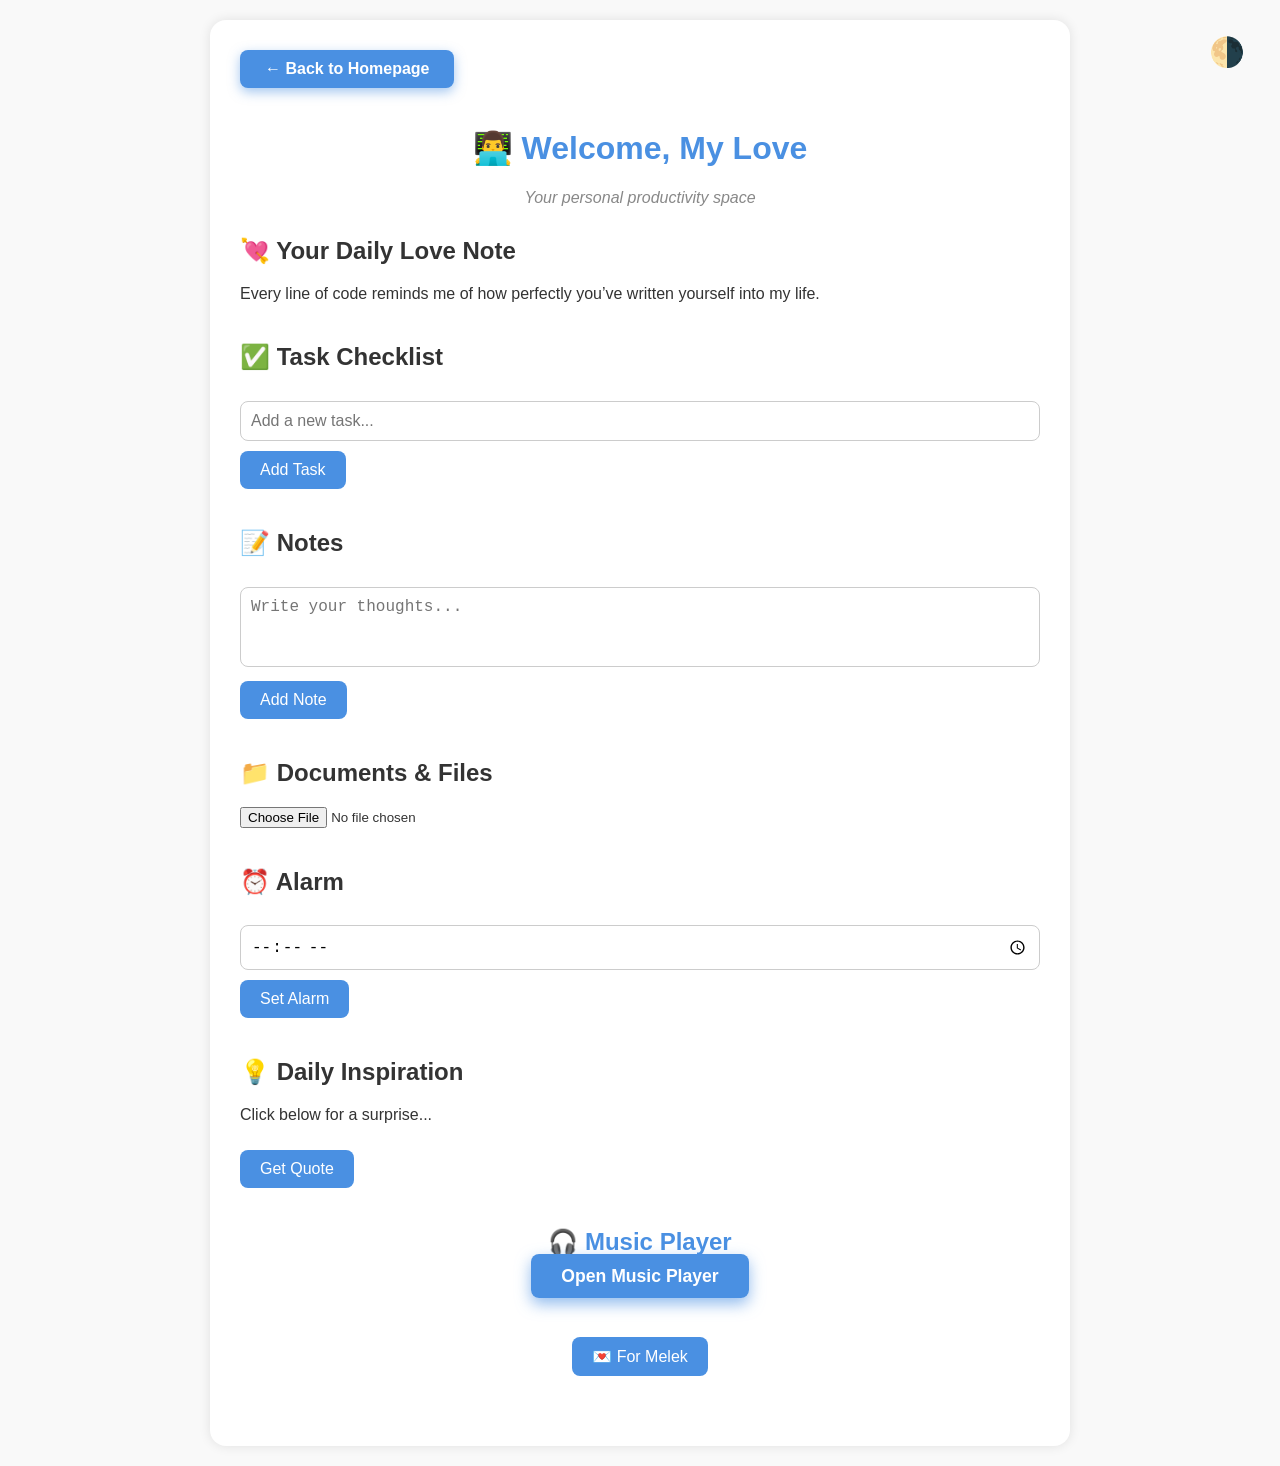
<file: dashboard.html>
<!DOCTYPE html>
<html lang="en">
<head>
  <title>for melek</title>
  <meta charset="UTF-8" />
  <meta name="viewport" content="width=device-width, initial-scale=1" />
  <link rel="stylesheet" href="style.css" />
</head>
<body>
  <button id="darkModeToggle" aria-label="Toggle Dark Mode" title="Toggle Dark Mode">🌗</button>

  <div class="container">
    <!-- Back to Homepage Button -->
    <a href="homepage.html" class="btn back-home" aria-label="Back to Homepage">← Back to Homepage</a>

    <h1>👨‍💻 Welcome, My Love</h1>
    <p class="subtitle">Your personal productivity space</p>

    <!-- Daily Love Message -->
    <section class="dailyLove">
      <h2>💘 Your Daily Love Note</h2>
      <p id="dailyLoveText"></p>
    </section>

    <!-- Task Checklist -->
    <section class="tasks">
      <h2>✅ Task Checklist</h2>
      <input type="text" id="taskInput" placeholder="Add a new task..." />
      <button onclick="addTask()">Add Task</button>
      <ul id="taskList"></ul>
    </section>

    <!-- Notes -->
    <section class="notes">
      <h2>📝 Notes</h2>
      <textarea id="noteInput" placeholder="Write your thoughts..."></textarea>
      <button onclick="addNote()">Add Note</button>
      <ul id="notesList"></ul>
    </section>

    <!-- File Upload -->
    <section class="files">
      <h2>📁 Documents & Files</h2>
      <input type="file" id="fileUpload" />
      <ul id="fileList"></ul>
    </section>

    <!-- Alarm -->
    <section class="alarm">
      <h2>⏰ Alarm</h2>
      <input type="time" id="alarmTime" />
      <button onclick="setAlarm()">Set Alarm</button>
      <p id="alarmStatus"></p>
    </section>

    <!-- Motivation Quote -->
    <section class="quote">
      <h2>💡 Daily Inspiration</h2>
      <p id="quoteText">Click below for a surprise...</p>
      <button onclick="generateQuote()">Get Quote</button>
    </section>

    <!-- Music Player Link Section -->
<section class="music-link">
  <h2>🎧 Music Player</h2>
  <a href="music.html" class="btn" aria-label="Open Music Player">Open Music Player</a>
</section>

    <!-- Love Surprise -->
    <section class="secret">
      <button onclick="showLoveNote()">💌 For Melek</button>
      <p id="loveNote" class="hidden"></p>
      <div id="kiss" class="kiss hidden">💋</div>
    </section>
  </div>

  <script src="script.js"></script>
</body>
</html>
</file>
<file: style.css>
/* Reset & Base */
body {
  font-family: 'Segoe UI', Tahoma, Geneva, Verdana, sans-serif;
  background: #f9f9f9;
  margin: 0;
  padding: 20px;
  color: #333;
  transition: background-color 0.3s ease, color 0.3s ease;
}

.container {
  max-width: 800px;
  margin: auto;
  padding: 30px;
  background: white;
  border-radius: 16px;
  box-shadow: 0 0 12px rgba(0, 0, 0, 0.1);
  transition: background-color 0.3s ease, color 0.3s ease;
}

h1 {
  text-align: center;
  color: #4a90e2;
}

.subtitle {
  text-align: center;
  font-style: italic;
  margin-bottom: 30px;
  color: #888;
}

section {
  margin-bottom: 40px;
}

textarea,
input[type="text"],
input[type="time"] {
  width: 100%;
  padding: 10px;
  border-radius: 8px;
  border: 1px solid #ccc;
  box-sizing: border-box;
  font-size: 1rem;
  margin-top: 10px;
}

textarea {
  height: 80px;
  resize: none;
}

button {
  margin-top: 10px;
  padding: 10px 20px;
  background: #4a90e2;
  color: white;
  border: none;
  border-radius: 8px;
  cursor: pointer;
  font-size: 1rem;
  transition: background 0.3s ease;
}

button:hover {
  background: #357ab8;
}

ul {
  list-style: none;
  padding: 0;
}

ul li {
  padding: 8px;
  margin-top: 5px;
  background: #f0f0f0;
  border-radius: 6px;
  word-wrap: break-word;
  display: flex;
  align-items: center;
  justify-content: space-between;
}

/* Task checklist specific styles */
.tasks ul li label {
  flex-grow: 1;
  cursor: pointer;
  user-select: none;
}

.tasks ul li input[type="checkbox"] {
  margin-right: 10px;
  transform: scale(1.2);
  cursor: pointer;
}

.tasks ul li button.deleteTask {
  background: transparent;
  border: none;
  color: #d6336c;
  font-weight: bold;
  cursor: pointer;
  font-size: 1.2rem;
  padding: 0 5px;
}

/* Love Message */
.secret {
  text-align: center;
  margin-top: 40px;
}

#loveNote {
  margin-top: 15px;
  font-size: 1.2rem;
  color: #d6336c;
  font-weight: bold;
  transition: opacity 0.5s ease;
}

.hidden {
  display: none;
}

.kiss {
  font-size: 3rem;
  animation: pop 0.6s ease;
  margin-top: 10px;
}

/* Dark Mode Styles */
body.dark-mode {
  background: #121212;
  color: #e0e0e0;
}

body.dark-mode .container {
  background: #1e1e1e;
  color: #e0e0e0;
  box-shadow: 0 0 15px rgba(255, 255, 255, 0.1);
}

body.dark-mode button {
  background: #bb86fc;
  color: #121212;
}

body.dark-mode button:hover {
  background: #9b66ff;
}

body.dark-mode ul li {
  background: #333333;
  color: #ddd;
}

/* Dark mode toggle button */
#darkModeToggle {
  position: fixed;
  top: 15px;
  right: 15px;
  font-size: 1.8rem;
  background: transparent;
  border: none;
  cursor: pointer;
  z-index: 9999;
  transition: color 0.3s ease;
  color: #4a90e2;
}

body.dark-mode #darkModeToggle {
  color: #bb86fc;
}

/* Kiss animation */
@keyframes pop {
  0% {
    transform: scale(0);
    opacity: 0;
  }
  60% {
    transform: scale(1.3);
    opacity: 1;
  }
  100% {
    transform: scale(1);
  }
}

/* Responsive for mobile */
@media (max-width: 600px) {
  body {
    padding: 10px;
  }
  .container {
    padding: 20px;
  }
  button,
  input[type="text"],
  textarea,
  input[type="time"] {
    font-size: 1rem;
  }
}
/* Back to Homepage Button */
.back-home {
  display: inline-block;
  margin-bottom: 20px;
  padding: 10px 25px;
  background-color: #4a90e2; /* your button blue */
  color: white;
  text-decoration: none;
  border-radius: 8px;
  font-weight: 700;
  font-size: 1rem;
  box-shadow: 0 4px 12px rgba(74,144,226,0.5);
  transition: background-color 0.3s ease;
  user-select: none;
}

.back-home:hover,
.back-home:focus {
  background-color: #357ab8;
  outline: none;
}
/* Music Player Link Section */
.music-link {
  margin-bottom: 40px;
  text-align: center;
}

.music-link h2 {
  color: #4a90e2;
  margin-bottom: 10px;
  font-weight: 700;
}

.music-link .btn {
  background-color: #4a90e2;
  color: white;
  padding: 12px 30px;
  border-radius: 8px;
  font-weight: 700;
  font-size: 1.1rem;
  box-shadow: 0 6px 15px rgba(74,144,226,0.6);
  text-decoration: none;
  transition: background-color 0.3s ease;
  user-select: none;
}

.music-link .btn:hover,
.music-link .btn:focus {
  background-color: #357ab8;
  outline: none;
}
</file>
